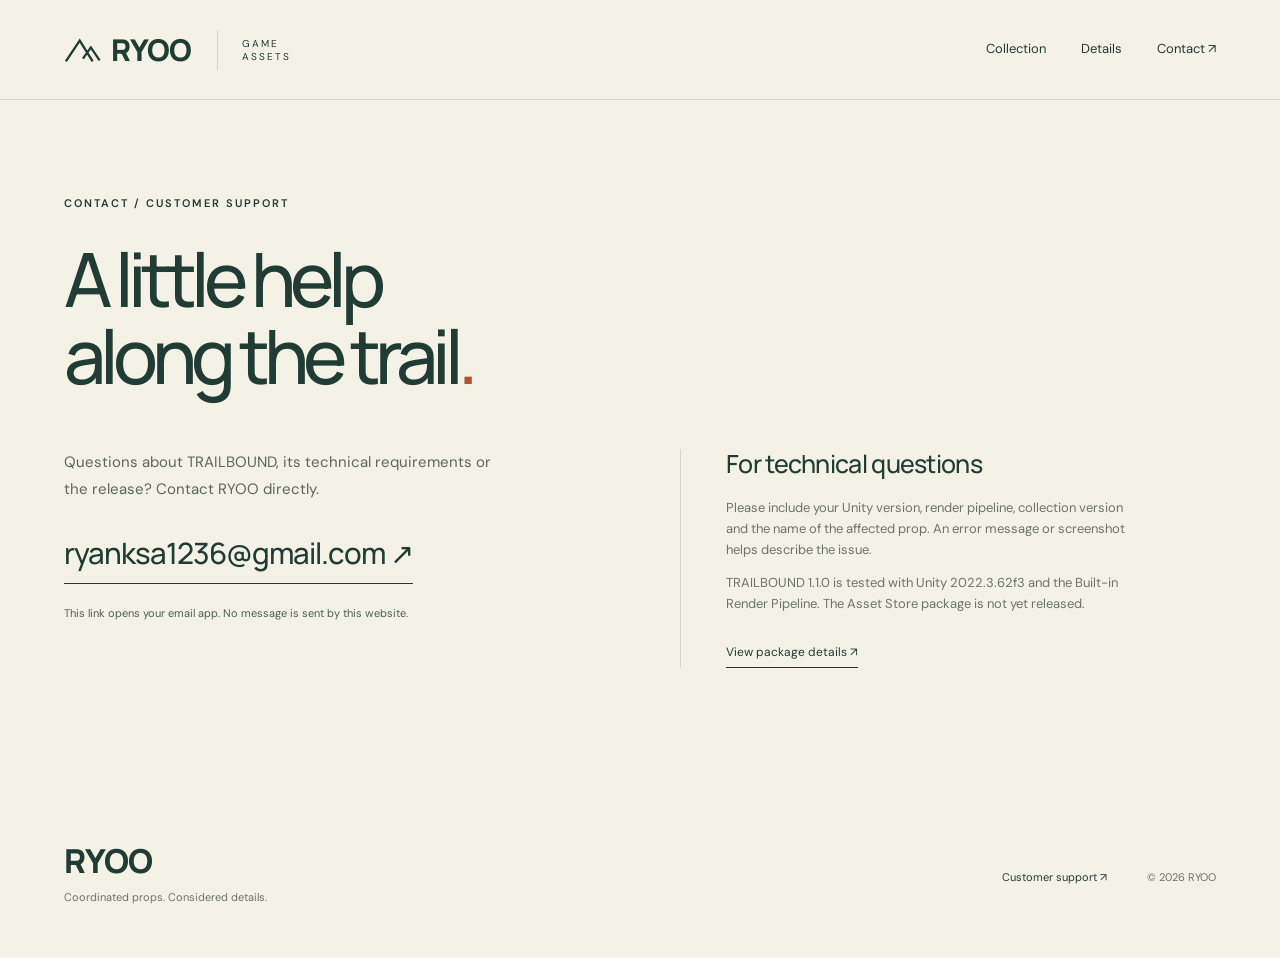
<file: contact/index.html>
<!doctype html><html lang="en"><head><meta charset="utf-8"><meta name="viewport" content="width=device-width,initial-scale=1"><meta name="description" content="RYOO creates coordinated stylized Unity props. Explore TRAILBOUND, a ten-piece campsite collection with native prefabs and actual Unity previews."><meta name="theme-color" content="#203d35"><link rel="icon" href="/favicon.svg"><link rel="stylesheet" href="/style.css"><title>Contact & Support — RYOO</title></head><body><a class="skip" href="#main">Skip to content</a><header class="nav"><a class="brand" href="/" aria-label="RYOO home"><svg viewBox="0 0 80 65" aria-hidden="true"><path d="M4 57 34 12 62 57M41 51 58 27 77 55"/></svg>RYOO<span>GAME ASSETS</span></a><nav aria-label="Main navigation"><a href="/#collection">Collection</a><a href="/#details">Details</a><a href="/contact/">Contact <span aria-hidden="true">↗</span></a></nav></header><main id="main" class="contact-page section"><p class="eyebrow">CONTACT / CUSTOMER SUPPORT</p><h1>A little help<br>along the trail<span>.</span></h1><div class="contact-layout"><div><p class="lede">Questions about TRAILBOUND, its technical requirements or the release? Contact RYOO directly.</p><a class="support-email" href="mailto:ryanksa1236@gmail.com?subject=TRAILBOUND%20support">ryanksa1236@gmail.com <span aria-hidden="true">↗</span></a><p class="detail-note">This link opens your email app. No message is sent by this website.</p></div><aside><h2>For technical questions</h2><p>Please include your Unity version, render pipeline, collection version and the name of the affected prop. An error message or screenshot helps describe the issue.</p><p>TRAILBOUND 1.1.0 is tested with Unity 2022.3.62f3 and the Built-in Render Pipeline. The Asset Store package is not yet released.</p><a class="text-link" href="/#details">View package details ↗</a></aside></div></main><footer><a class="footer-brand" href="/">RYOO</a><p>Coordinated props. Considered details.</p><div><a href="/contact/">Customer support ↗</a><span>© 2026 RYOO</span></div></footer></body></html>
</file>
<file: style.css>
@import url('https://fonts.googleapis.com/css2?family=DM+Sans:wght@400;500;600;700&family=Manrope:wght@400;500;600;700;800&display=swap');
:root{--paper:#f4f1e7;--ink:#213c34;--muted:#6b7568;--line:#d4d7c7;--accent:#ad542f;--soft:#e5e8d8}*{box-sizing:border-box}html{scroll-behavior:smooth;scroll-padding-top:28px}body{margin:0;background:var(--paper);color:var(--ink);font:16px/1.6 'DM Sans',Arial,sans-serif}a{color:inherit;text-decoration:none}button{font:inherit;cursor:pointer;color:inherit}a:focus-visible,button:focus-visible{outline:3px solid var(--accent);outline-offset:5px}img{display:block;width:100%}button[hidden]{display:none!important}.skip{position:fixed;top:-70px;left:20px;background:var(--ink);color:white;padding:12px;z-index:20}.skip:focus{top:12px}.nav{max-width:1500px;margin:auto;padding:29px 5%;display:flex;align-items:center;justify-content:space-between;border-bottom:1px solid var(--line)}.brand{display:flex;align-items:center;font:800 30px 'Manrope',Arial,sans-serif;letter-spacing:-1px;gap:10px}.brand svg{width:37px;height:36px;fill:none;stroke:currentColor;stroke-width:5}.brand span{font:10px/1.3 'DM Sans',Arial,sans-serif;letter-spacing:2px;margin-left:16px;border-left:1px solid var(--line);padding:7px 0 7px 24px;max-width:70px}.nav nav{display:flex;gap:35px;font-size:13px}.nav nav a:hover,.text-link:hover{text-decoration:underline;text-underline-offset:6px}.hero{max-width:1500px;display:grid;grid-template-columns:.94fr 1.16fr;min-height:690px;margin:auto;padding:70px 5% 75px;gap:45px;align-items:center}.eyebrow,.mono{font-size:11px;letter-spacing:2px;font-weight:600}.eyebrow{margin:0 0 27px}.hero h1,.contact-page h1{font:500 clamp(64px,6.3vw,100px)/1.03 'Manrope',Arial,sans-serif;letter-spacing:-6px;margin:0 0 30px}.hero h1 span,.contact-page h1 span{color:var(--accent)}.lede{color:#5b675c;line-height:1.8;font-size:15px;max-width:440px}.button{display:inline-flex;justify-content:space-between;gap:38px;padding:16px 23px;background:var(--ink);color:var(--paper);font-size:13px;margin-top:25px;border:1px solid var(--ink)}.button:hover{background:#355448}.release-note{font-size:10px;color:var(--muted);margin-top:25px}.dot{display:inline-block;width:5px;height:5px;border-radius:50%;background:var(--accent);vertical-align:middle;margin-right:6px}.hero-image{margin:0;background:var(--soft);border:1px solid #d4d8c6;padding:0;position:relative;align-self:stretch;display:flex;flex-direction:column;justify-content:center}.hero-image img{aspect-ratio:1.11;object-fit:cover;mix-blend-mode:multiply}.hero-image figcaption{display:flex;justify-content:space-between;font-size:8px;letter-spacing:1px;padding:16px 18px;border-top:1px solid #c9cdb9;margin-top:auto}.section{padding:75px 5%;max-width:1500px;margin:auto}.section-top{display:flex;justify-content:space-between;border-top:1px solid var(--line);padding-top:28px}.collection{padding-top:5px}.collection-title{display:grid;grid-template-columns:1.2fr 1fr;gap:80px;align-items:end;margin:35px 0 40px}h2{font:500 clamp(32px,3.5vw,52px)/1.16 'Manrope',Arial,sans-serif;letter-spacing:-2.1px;margin:0}p{margin-top:0}.collection-title>p{font-size:14px;color:#5b675c;max-width:400px;margin-bottom:3px}.filters{display:flex;align-items:center;gap:10px;border-bottom:1px solid var(--line);padding-bottom:20px;margin-bottom:28px}.filters button{padding:8px 16px;border:1px solid var(--line);background:transparent;font-size:12px;border-radius:30px}.filters small{font-size:10px;margin-left:8px;opacity:.65}.filters button.active{background:var(--ink);color:var(--paper);border-color:var(--ink)}#result-count{margin-left:auto;font-size:11px;color:var(--muted)}.prop-grid{display:grid;grid-template-columns:repeat(4,1fr);gap:28px 20px}.prop{border:0;padding:0;background:transparent;text-align:left;min-width:0}.prop-image{position:relative;overflow:hidden;background:#fff}.prop-image img{transition:transform .4s}.prop:hover img{transform:scale(1.045)}.prop-image>span{position:absolute;right:13px;top:7px;font-size:19px}.prop-name{display:flex;align-items:start;justify-content:space-between;gap:7px;margin-top:12px}.prop h3{font-weight:500;font-size:12px;margin:0}.prop-name>span{font-size:9px;white-space:nowrap;color:var(--muted);padding-top:2px}.gallery-note{font-size:11px;color:var(--muted);margin-top:28px}.addition{display:grid;grid-template-columns:.75fr 1.2fr;gap:70px;background:var(--soft);margin-top:10px}.addition-copy{align-self:center}.addition-copy>p:not(.eyebrow){font-size:14px;margin-top:25px;max-width:355px;color:#526052}.detail-note{font-size:11px!important;opacity:.8;line-height:1.8}.addition-images{display:grid;grid-template-columns:1fr 1fr;gap:16px;align-items:center}.addition-images img{background:white;mix-blend-mode:multiply}.details{display:grid;grid-template-columns:1fr 1.1fr;gap:50px 95px;padding-top:100px;padding-bottom:80px}.details>div>p:not(.eyebrow){font-size:14px;max-width:350px;color:#5b675c;margin-top:25px}.text-link{font-size:12px;border-bottom:1px solid var(--ink);padding-bottom:5px;display:inline-block;margin-top:15px}dl{margin:40px 0 0}dl>div{padding:18px 0;border-bottom:1px solid var(--line);display:grid;grid-template-columns:110px 1fr;gap:20px;font-size:12px}dt{color:var(--muted)}dd{margin:0}.technical-note{grid-column:2;font-size:11px;color:var(--muted);line-height:1.9;margin-top:-25px}.about{border-top:1px solid var(--line);display:grid;grid-template-columns:1fr 2fr;gap:60px;padding-bottom:85px}.about>div{display:grid;grid-template-columns:1fr 1fr;gap:20px 45px}.about h2{grid-row:span 2;font-size:34px;letter-spacing:-1.5px}.about p:not(.eyebrow){font-size:12px;color:#5b675c;margin:0}.contact-strip{background:var(--ink);color:var(--paper);text-align:center;padding:65px 5% 72px}.contact-strip .eyebrow{color:#c2c8b6;margin-bottom:15px}.contact-strip h2{font-size:52px}.button.light{background:var(--paper);color:var(--ink);margin-top:30px}.button.light:hover{background:#e5e8d8}footer{max-width:1500px;margin:auto;padding:40px 5%;display:grid;grid-template-columns:1fr 1fr;gap:0 30px;align-items:center}.footer-brand{font:800 33px 'Manrope',Arial,sans-serif;letter-spacing:-1px}footer>p{font-size:11px;color:var(--muted);grid-column:1;margin-top:6px}footer>div{grid-column:2;grid-row:1/3;display:flex;align-items:center;justify-content:end;gap:40px;font-size:11px}footer>div>span{color:var(--muted)}dialog{width:min(720px,90vw);padding:22px;border:0;background:var(--paper);color:var(--ink);max-height:94vh;overflow:auto}dialog::backdrop{background:#132c25c9}dialog img{width:auto;max-width:100%;height:min(65vh,600px);object-fit:contain;margin:auto}dialog h2{font-size:25px;letter-spacing:-.7px;margin:18px 0 8px}dialog p{font-size:11px;color:var(--muted)}.viewer-close{position:absolute;top:15px;right:15px;border:1px solid var(--line);border-radius:50%;background:var(--paper);width:34px;height:34px}.contact-page{min-height:70vh;padding-top:95px}.contact-page h1{font-size:75px}.contact-layout{display:grid;grid-template-columns:1fr 1fr;gap:80px;margin:55px 0}.support-email{font:500 clamp(19px,2.3vw,32px) 'Manrope',Arial,sans-serif;letter-spacing:-1px;border-bottom:1px solid var(--ink);padding-bottom:10px;display:inline-block;margin:15px 0 20px}.contact-layout aside{border-left:1px solid var(--line);padding-left:45px}.contact-layout aside h2{font-size:25px;letter-spacing:-.7px;margin-bottom:20px}.contact-layout aside p{font-size:13px;color:var(--muted);max-width:400px}
@media(min-width:1500px){.hero h1{font-size:100px}}@media(max-width:1000px){.brand span{display:none}.hero{gap:25px;min-height:580px}.hero h1{font-size:70px;letter-spacing:-4px}.hero-image figcaption{font-size:7px}.prop-grid{grid-template-columns:repeat(3,1fr)}.prop-name{display:block}.prop h3{font-size:13px}.addition{gap:25px}.details{gap:30px}.about{grid-template-columns:1fr 3fr;gap:25px}.contact-layout{gap:35px}}@media(max-width:700px){.nav{padding:21px 6%}.brand{font-size:25px;gap:6px}.brand svg{width:31px}.nav nav{gap:19px;font-size:11px}.nav nav a:nth-child(2){display:none}.hero{display:block;padding:45px 6% 50px}.hero h1{font-size:68px;letter-spacing:-4px}.hero .eyebrow{font-size:9px;margin-bottom:24px}.hero .lede{font-size:14px}.hero-image{margin-top:35px}.hero-image img{aspect-ratio:1.2}.hero-image figcaption{font-size:7px}.section{padding:50px 6%}.section-top{padding-top:20px}.section-top .eyebrow,.mono{font-size:9px}.collection{padding-top:0}.collection-title{display:block;margin:15px 0 30px}.collection-title h2{font-size:39px}.collection-title>p{margin-top:22px;max-width:350px;font-size:13px}.filters{gap:7px;flex-wrap:wrap}.filters button{padding:7px 11px;font-size:10px}.filters small{margin-left:3px}#result-count{font-size:9px}.prop-grid{grid-template-columns:repeat(2,minmax(0,1fr));gap:24px 13px}.prop h3{font-size:11px}.prop-name>span{font-size:9px}.addition{display:block}.addition h2{font-size:42px}.addition-copy>p:not(.eyebrow){max-width:100%}.addition-images{margin-top:25px}.details{display:block;padding-top:55px}.details h2{font-size:39px}dl{margin-top:30px}dl>div{grid-template-columns:90px 1fr;font-size:11px;gap:10px}.technical-note{margin-top:25px}.about{display:block}.about>div{display:block}.about h2{font-size:35px;margin-bottom:25px}.about p:not(.eyebrow){margin-top:16px;line-height:1.9}.contact-strip h2{font-size:38px}.contact-strip .eyebrow{font-size:9px}footer{display:block;padding:30px 6%}footer>div{justify-content:space-between;margin-top:28px;gap:15px}.contact-page{padding-top:55px}.contact-page h1{font-size:51px;letter-spacing:-3px}.contact-layout{display:block;margin-top:35px}.contact-layout aside{border-left:0;border-top:1px solid var(--line);padding:30px 0 0;margin-top:35px}.support-email{font-size:23px}}@media(prefers-reduced-motion:reduce){html{scroll-behavior:auto}.prop-image img{transition:none}}
.hero-image img{object-fit:contain}
</file>
